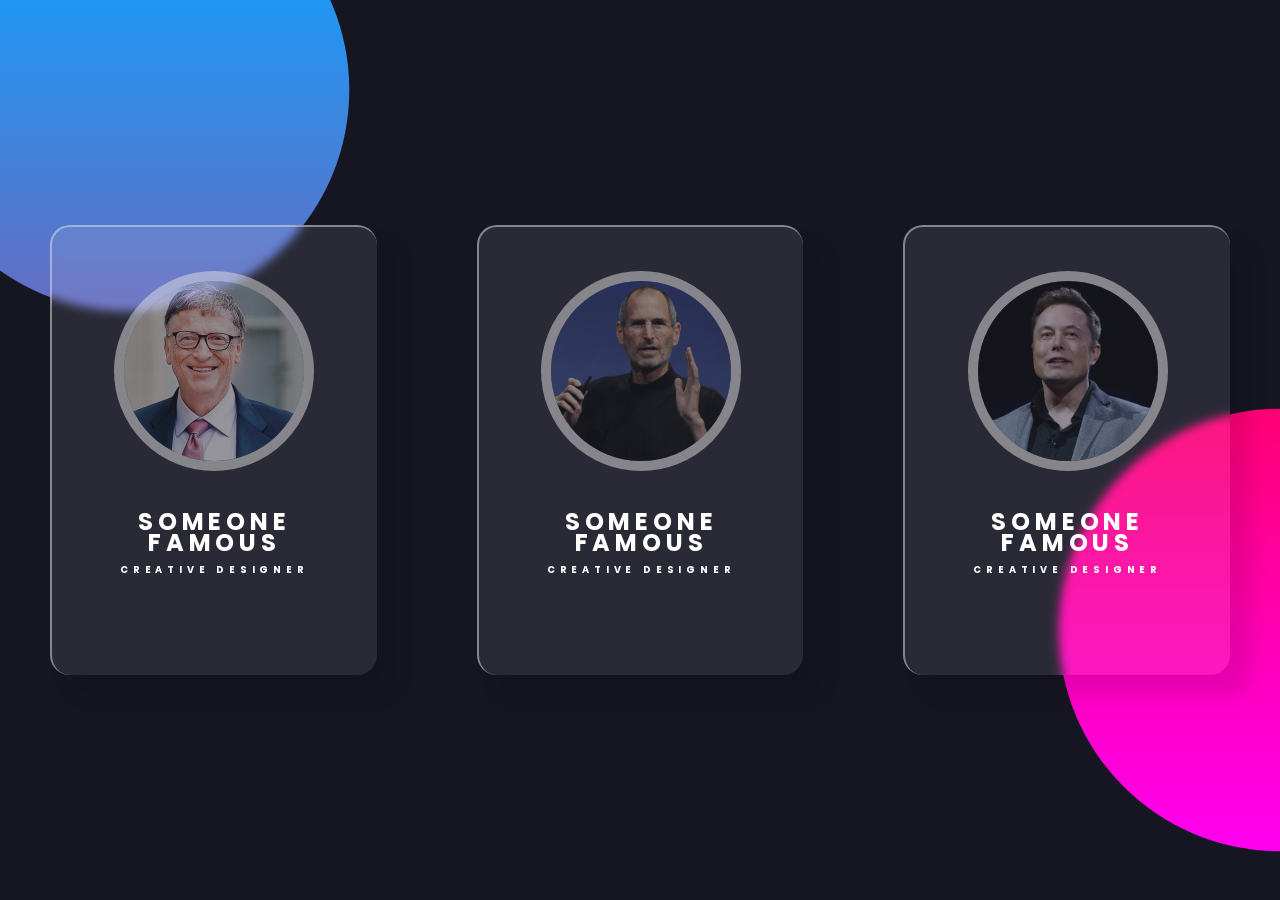
<file: real-glass-team/index.html>
<!DOCTYPE html>
<html lang="en">
<head>
    <meta charset="UTF-8">
    <meta http-equiv="X-UA-Compatible" content="IE=edge">
    <meta name="viewport" content="width=device-width, initial-scale=1.0">
    <title>Real Glassmorphism | Team</title>
    <!-- CSS LINKING -->
    <link rel="stylesheet" href="assets/style/style.css">
    <!-- BOXICONS CSS -->
    <link href='https://unpkg.com/boxicons@2.0.7/css/boxicons.min.css' rel='stylesheet'>
</head>
<body>
    <section>
        <div class="container">
            <div class="card">
                <div class="content">
                    <div class="imgBox">
                        <img src="assets/img/billgates.jpg" alt="Billgates">
                    </div>
                    <div class="textBox">
                        <h2>Someone Famous <br><span>Creative Designer</span></h2>
                    </div>
                    <ul class="links">
                        <li style="--i:1"><a href="#"><i class='bx bxl-facebook'></i></a></li>
                        <li style="--i:2"><a href="#"><i class='bx bxl-instagram'></i></a></li>
                        <li style="--i:3"><a href="#"><i class='bx bxl-twitter'></i></a></li>
                    </ul>
                </div>
            </div>
            <div class="card">
                <div class="content">
                    <div class="imgBox">
                        <img src="assets/img/stevejobs.jpg" alt="Steve Jobs">
                    </div>
                    <div class="textBox">
                        <h2>Someone Famous <br><span>Creative Designer</span></h2>
                    </div>
                    <ul class="links">
                        <li style="--i:1"><a href="#"><i class='bx bxl-facebook'></i></a></li>
                        <li style="--i:2"><a href="#"><i class='bx bxl-instagram'></i></a></li>
                        <li style="--i:3"><a href="#"><i class='bx bxl-twitter'></i></a></li>
                    </ul>
                </div>
            </div>
            <div class="card">
                <div class="content">
                    <div class="imgBox">
                        <img src="assets/img/elon.jpg" alt="Elon Musk">
                    </div>
                    <div class="textBox">
                        <h2>Someone Famous <br><span>Creative Designer</span></h2>
                    </div>
                    <ul class="links">
                        <li style="--i:1"><a href="#"><i class='bx bxl-facebook'></i></a></li>
                        <li style="--i:2"><a href="#"><i class='bx bxl-instagram'></i></a></li>
                        <li style="--i:3"><a href="#"><i class='bx bxl-twitter'></i></a></li>
                    </ul>
                </div>
            </div>
        </div>
    </section>
</body>
</html>
</file>
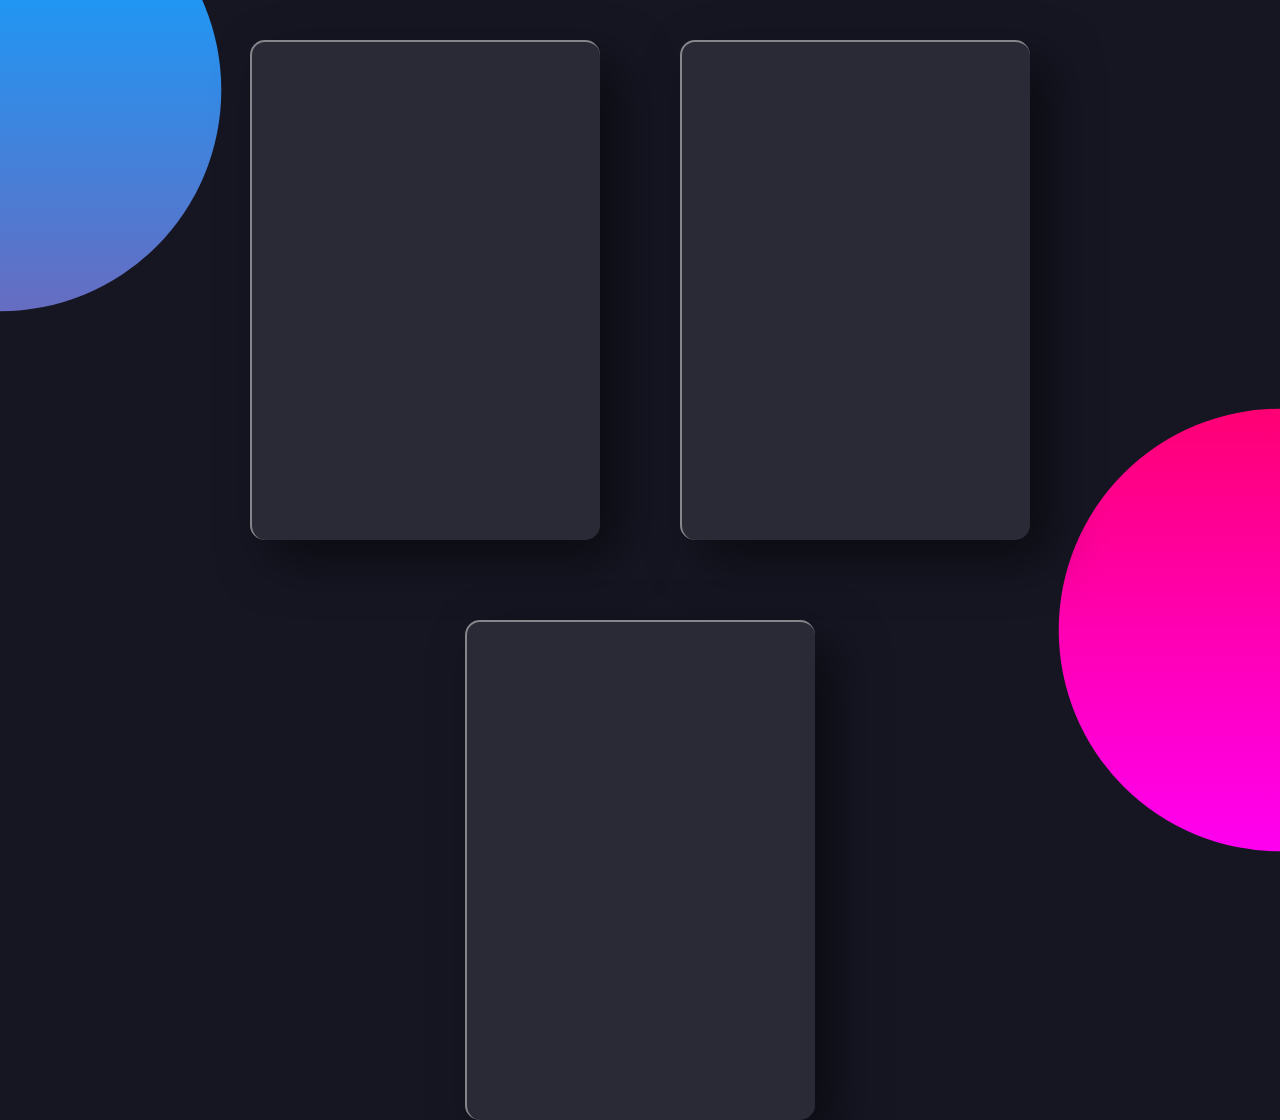
<file: real-glassmorhphism/index.html>
<!DOCTYPE html>
<html lang="en">
<head>
    <meta charset="UTF-8">
    <meta http-equiv="X-UA-Compatible" content="IE=edge">
    <meta name="viewport" content="width=device-width, initial-scale=1.0">
    <title>Real Glassmorphism</title>

    <!-- CSS LINKING -->
    <link rel="stylesheet" href="assets/style/style.css">
</head>
<body>
    <div class="container">
        <div class="card">
            <div class="content">
                <h2>01</h2>
                <h3>Card One</h3>
                <p>Lorem ipsum dolor sit amet, consectetur adipisicing elit. Rem molestias illo suscipit, nostrum inventore accusantium quod sit nisi, repellendus neque iusto sapiente dolores animi nulla, qui distinctio reprehenderit vitae. Cupiditate?</p>
                <a href="#">Read More</a>
            </div>
        </div>
        <div class="card">
            <div class="content">
                <h2>02</h2>
                <h3>Card Two</h3>
                <p>Lorem ipsum dolor sit amet, consectetur adipisicing elit. Rem molestias illo suscipit, nostrum inventore accusantium quod sit nisi, repellendus neque iusto sapiente dolores animi nulla, qui distinctio reprehenderit vitae. Cupiditate?</p>
                <a href="#">Read More</a>
            </div>
        </div>
        <div class="card">
            <div class="content">
                <h2>03</h2>
                <h3>Card Three</h3>
                <p>Lorem ipsum dolor sit amet, consectetur adipisicing elit. Rem molestias illo suscipit, nostrum inventore accusantium quod sit nisi, repellendus neque iusto sapiente dolores animi nulla, qui distinctio reprehenderit vitae. Cupiditate?</p>
                <a href="#">Read More</a>
            </div>
        </div>
    </div>
    <script type="text/javascript" src="vanilla-tilt.js"></script>
    <script>
        VanillaTilt.init(document.querySelectorAll(".card"), {
		max: 15,
		speed: 400,
        glare: true,
        "max-glare": 0.5
	});
    </script>
</body>
</html>
</file>
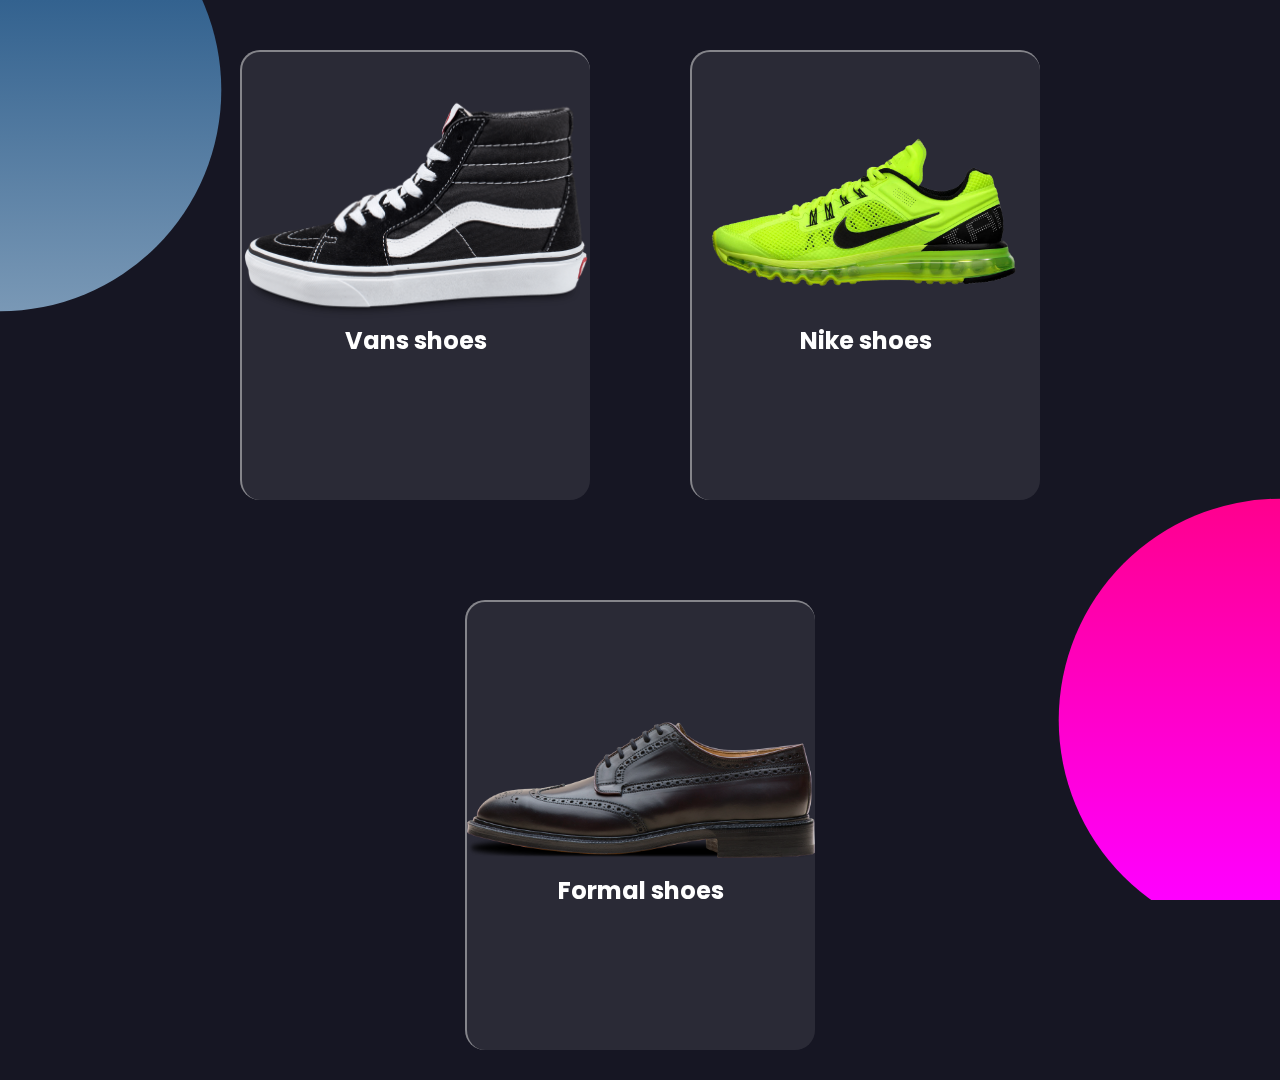
<file: shoe-glassmorphism/index.html>
<!DOCTYPE html>
<html lang="en">
<head>
    <meta charset="UTF-8">
    <meta http-equiv="X-UA-Compatible" content="IE=edge">
    <meta name="viewport" content="width=device-width, initial-scale=1.0">
    <title>Real Glassmorphism | Shoe</title>
    <!-- CSS LINKING -->
    <link rel="stylesheet" href="assets/styles/style.css">
</head>
<body>
    <section>
        <div class="card">
            <div class="photo">
                <img src="assets/img/vans.png" alt="nike_image">
                <h2>Vans shoes</h2>
            </div>
            <div class="text">
                <div class="size">
                    <h3>Size:</h3>
                    <span>7</span>
                    <span>8</span>
                    <span>9</span>
                    <span>10</span>
                    <span>11</span>
                </div>
            
                <div class="color">
                    <h3>Colors:</h3>
                    <span style="background: rgb(52, 52, 218);"></span>
                    <span style="background: #f00;"></span>
                    <span style="background: #000;"></span>
                </div>
                <a href="#" class="btn">Shop Now</a>
            </div>
        </div>
        <div class="card">
            <div class="photo">
                <img src="assets/img/nike.png" alt="nike_image">
                <h2>Nike shoes</h2>
            </div>
            <div class="text">
                <div class="size">
                    <h3>Size:</h3>
                    <span>7</span>
                    <span>8</span>
                    <span>9</span>
                    <span>10</span>
                    <span>11</span>
                </div>
            
                <div class="color">
                    <h3>Colors:</h3>
                    <span></span>
                    <span></span>
                    <span></span>
                </div>
                <a href="#" class="btn">Shop Now</a>
            </div>
        </div>
        <div class="card">
            <div class="photo">
                <img src="assets/img/formal.png" alt="formal_image">
                <h2>Formal shoes</h2>
            </div>
            <div class="text">
                <div class="size">
                    <h3>Size:</h3>
                    <span>7</span>
                    <span>8</span>
                    <span>9</span>
                    <span>10</span>
                    <span>11</span>
                </div>
            
                <div class="color">
                    <h3>Colors:</h3>
                    <span style="background: #000;"></span>
                    <span style="background: #802b00;"></span>
                </div>
                <a href="#" class="btn">Shop Now</a>
            </div>
        </div>
    </section>
</body>
</html>
</file>
<file: real-glass-team/assets/style/style.css>
/* GOOGLE FONTS */
@import url('https://fonts.googleapis.com/css2?family=Poppins:wght@300&display=swap');

* {
    margin: 0;
    padding: 0;
    box-sizing: border-box;
    font-family: 'Poppins', sans-serif;
}

body {
    position: relative;
    background: #161623;
    height: 100vh;
    width: 100%;
}
section {
    height: 100vh;
    width: 100%;
}

section::before {
    content: '';
    position: absolute;
    top: 0;
    left: 0;
    height: 100%;
    width: 100%;
    background: linear-gradient(#f00, #f0f);
    clip-path: circle(20% at right 70%);
    z-index: -2;
}

section::after {
    content: '';
    position: absolute;
    top: 0;
    left: 0;
    height: 100%;
    width: 100%;
    background: linear-gradient(#2196f3, #e91e63);
    clip-path: circle(20% at 10% 10%);
    z-index: -2;
}

.container {
    position: relative;
    height: 100%;
    width: 100%;
    display: flex;
    justify-content: center;
    align-items: center;
}

.container .card {
    position: relative;
    top: 0;
    left: 0;
    margin: 50px;
    height: 450px;
    width: 350px;
    display: flex;
    flex-direction: column;
    justify-content: center;
    align-items: center;
    background: rgba(225, 225, 225, 0.1);
    border-top: 2px solid rgba(225, 225, 225, 0.5);
    border-left: 2px solid rgba(225, 225, 225, 0.5);
    border-radius: 20px;
    backdrop-filter: blur(5px);
    box-shadow: 20px 20px 20px rgba(0, 0, 0, 0.1);
    overflow: hidden;
}

.container .card .imgBox {
    position: relative;
    top: 0;
    left: 0;
    width: 200px;
    height: 200px;
    margin: 40px auto;
    border: 10px solid rgba(225, 225, 225, 0.5);
    border-radius: 50%;
    overflow: hidden;
}

.container .card .imgBox img {
    position: absolute;
    top: 0;
    left: 0;
    width: 100%;
    height: 100%;
    object-fit: cover;
    opacity: 0.5;
}

.card:hover .imgBox img {
    opacity: 1;
}

.container .card .textBox {
    margin: 25px;
}

.container .card .textBox h2{
    text-transform: uppercase;
    color: #fff;
    letter-spacing: 0.2em;
    text-align: center;
    line-height: 0.9em;
}

.container .card .textBox h2 span {
    font-size: 0.4em;
}

.container .card .links {
    display: flex;
    justify-content: center;
    align-items: center;
}

.container .card .links li {
    list-style: none;
    margin: 10px;
    transform: translateY(40px);
    opacity: 0;
    transition: 0.5s;
    transition-delay: calc(0.1s * var(--i));
}

.card:hover .links li {
    transform: translateY(0px);
    opacity: 1;    
}

.container .card .links li a {
    font-size: 30px;
    color: #fff;
}
</file>
<file: real-glassmorhphism/assets/style/style.css>
/* GOOGLE FONTS */
@import url('https://fonts.googleapis.com/css2?family=Poppins:wght@300&display=swap');

* {
    margin: 0;
    padding: 0;
    box-sizing: border-box;
    font-family: 'Poppins', sans-serif;
}

body {
    height: 100vh;
    background: #161623; 
}

.container {
    position: relative;
    height: 100%;
    display: flex;
    align-items: center;
    justify-content: center;
    flex-wrap: wrap;
}

body::before {
    position: absolute;
    top: 0;
    left: 0;
    height: 100%;
    content: '';
    background: linear-gradient(#f00, #f0f);
    width: 100%;
    clip-path: circle(20% at right 70%);
    z-index: -2;
}

body::after {
    position: absolute;
    content: '';
    width: 100%;
    height: 100%;
    background: linear-gradient(#2196f3, #e91e63);
    top: 0;
    left: 0;
    clip-path: circle(20% at 0% 10%);
    z-index: -2;
}

.card {
    position: relative;
    width: 350px;    
    margin: 40px;
    height: 500px;
    padding: 30px;
    border-radius: 15px;
    display: flex;
    flex-direction: column;
    justify-content: center;
    align-items: center;
    overflow: hidden;
    text-align: center;
    box-shadow: 20px 20px 50px rgba(0, 0, 0, 0.5);
    background: rgba(225, 225, 225, 0.1);
    border-top: 2px solid rgba(225, 225, 225, 0.5);
    border-left: 2px solid rgba(225, 225, 225, 0.5);
    backdrop-filter: blur(5px);    
}

.card .content {
    height: 100%;
    width: 100%;
    transform: translateY(150px);
    opacity: 0;
    transition: 0.5s;
    margin-top: 40px;
}


.card:hover .content{
    transform: translateY(0);
    opacity: 1;
}

.card h2 {
    position: absolute;
    top: -50px;
    right: 30px;
    color: rgba(225, 225, 225, 0.1);
    font-size: 6em;
    z-index: -1;
}

.card h3 {
    color: #fff;
    font-size: 1.8em;
    font-weight: 800;
    margin-bottom: 20px;
}

.card p {
    color: #fff;
    font-size: 1.1em;
    margin: 30px 0px;
}

.card a {
    text-decoration: none;
    color: #000;
    font-size: 1.3em;
    background: #fff;
    padding: 10px 10px;
    border-radius: 20px;
    box-shadow: 10px 10px 10px rgba(0, 0, 0, 0.5);
}
</file>
<file: shoe-glassmorphism/assets/styles/style.css>
/* GOOGLE FONTS */
@import url('https://fonts.googleapis.com/css2?family=Poppins&display=swap');

/* RESETTING CSS */
* {
    margin: 0;
    padding: 0;
    box-sizing: border-box;
    font-family: 'Poppins', sans-serif;
}

body {
    width: 100%;
    height: 100vh;
    background: #161623;
}

section {
    position: relative;
    height: 100%;
    width: 100%;
    display: flex;
    align-items: center;
    justify-content: center;
    flex-wrap: wrap;
}

section::after {
    content: '';
    position: absolute;
    top: 0;
    left: 0;
    height: 100%;
    width: 100%;
    background: linear-gradient(#f00, #f0f);
    clip-path: circle(20% at right 80%);
}

section::before {
    content: '';
    position: absolute;
    top: 0;
    left: 0;
    height: 100%;
    width: 100%;
    background: linear-gradient(#33628f, #fff);
    clip-path: circle(20% at 0% 10%);
}

.card {
    height: 450px;
    width: 350px;
    border-top: 2px solid rgba(225, 225, 225, 0.5);
    border-left: 2px solid rgba(225, 225, 225, 0.5);
    background: rgba(225, 225, 225, 0.1);
    border-radius: 20px;
    z-index: 1;
    backdrop-filter: blur(5px);
    display: flex;
    flex-direction: column;
    align-items: center;
    justify-content: center;
    transition: 0.5s;
    margin: 50px;
}

.photo {
    position: absolute;
    width: 100%;
    top: 0;
    left: 0;
    height: 70%;
    transform: translateY(0px);
    transition: 0.5s;
}

.photo img {
    width: 100%;
    height: 100%;
    object-fit: contain;
}


.photo h2 {
    color: #fff;
    text-align: center;
    margin-top: -50px;
}

.card:hover .photo {
    transform: translateY(-100px);
}

.card:hover .photo img {
    transform: translate(-20px, -30px) rotate(-25deg);
}

.text {
    color: #fff;
    position: absolute;
    bottom: 0;
    left: 0;
    height: 30%;
    width: 100%;
    display: flex;
    align-self: flex-start;
    justify-content: center;
    transition: 0.5s;
    opacity: 0;
    transform: translateY(30px);
}

.card:hover .text {
    opacity: 1;
    transform: translateY(-40px);
}

.text .size {
    position: absolute;
    width: 100%;
    text-align: center;
    display: flex;
    align-items: center;
    justify-content: center;
}

.text .size h3 {
    font-weight: 100;
    font-size: 0.9em;
    text-transform: uppercase;
    letter-spacing: 0.4em;
}

.text .size span {
    letter-spacing: 2px;
    margin: 0px 5px;
    padding: 0px 5px;
    background: #fff;
    color: #000;
    font-weight: 500;
    border-radius: 2px;
    cursor: pointer;
}

.text .size span:hover {
    background: greenyellow;
}

.text .color {
    position: absolute;
    bottom: 70px;
    width: 100%;
    display: flex;
    justify-content: center;
    align-items: center;
}

.text .color h3 {
    font-weight: 100;
    font-size: 0.9em;
    text-transform: uppercase;
    letter-spacing: 0.4em;
}

.text .color span {
    width: 20px;
    height: 20px;
    margin: 0px 10px;
    border-radius: 50%;
    border: 2px solid #fff;
}

.text .color span:nth-child(2) {
    background: #f00;
}

.text .color span:nth-child(3) {
    background: #33628f;
}

.text .color span:nth-child(4) {
    background: greenyellow;
}

.text a {
    position: absolute;
    bottom: 15px;
    text-decoration: none;
    color: #000;
    background: #fff;
    padding: 10px 20px;
    border-radius: 20px;
    font-weight: 500;
    box-shadow: 5px 5px 5px rgba(0, 0, 0, 0.1);
}
</file>
